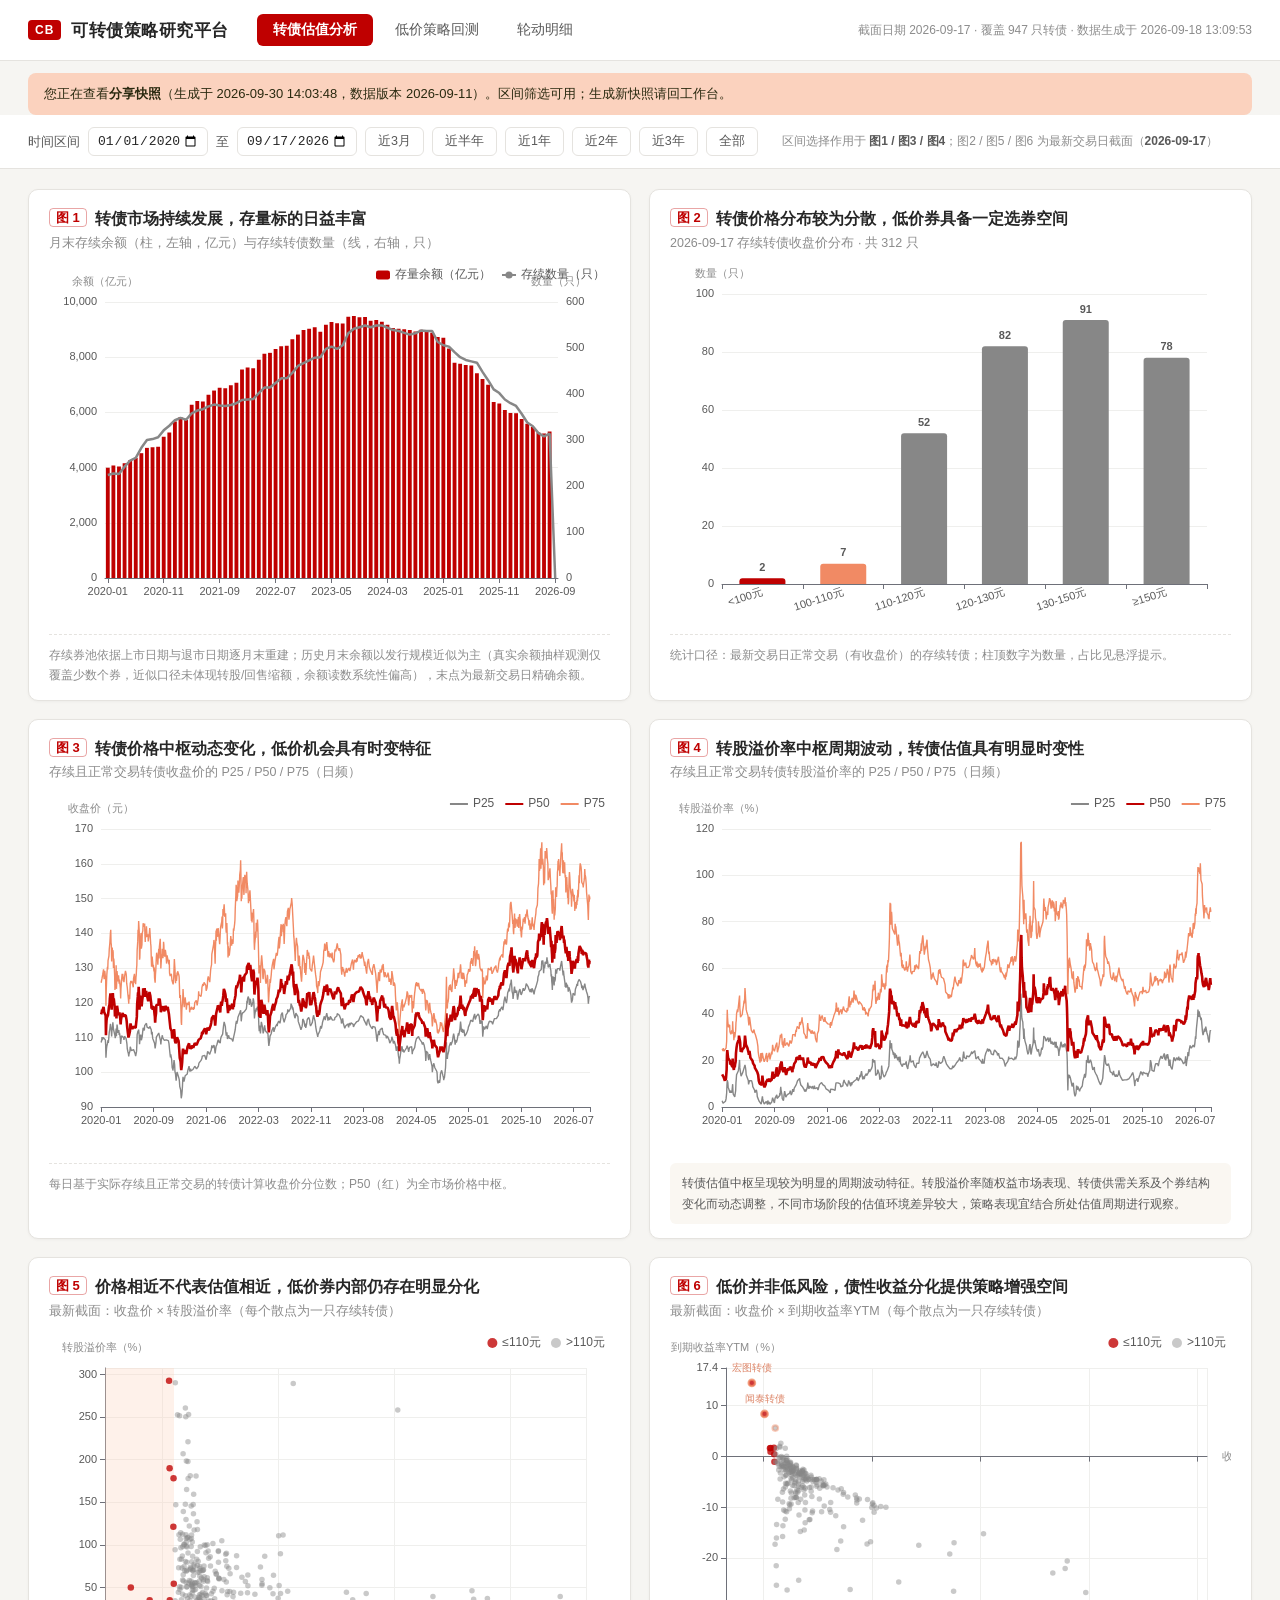
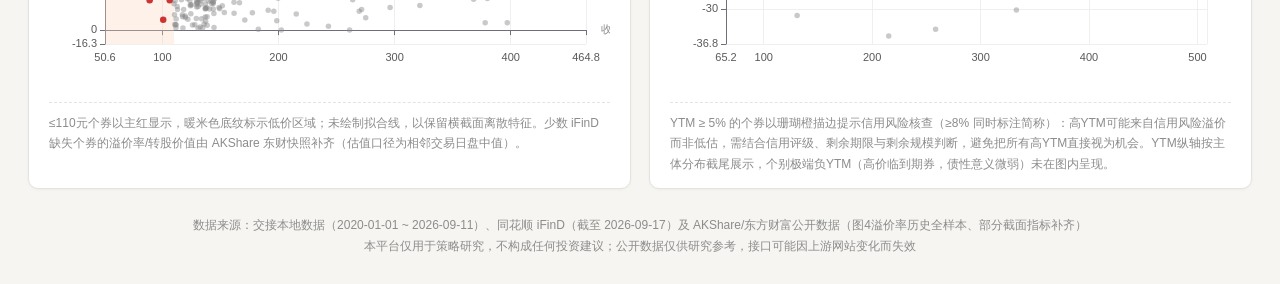
<file: index.html>
<!DOCTYPE html>
<html lang="zh-CN">
<head>
<meta charset="UTF-8">
<meta name="viewport" content="width=device-width, initial-scale=1.0">
<title>可转债策略研究平台 · 转债估值分析</title>
<link rel="stylesheet" href="css/style.css">
</head>
<body>
<header class="topbar">
  <div class="brand"><span class="brand-mark">CB</span>可转债策略研究平台</div>
  <nav class="tabs">
    <button class="tab active" type="button" onclick="location.href='index.html'">转债估值分析</button>
    <button class="tab" type="button" onclick="location.href='backtest.html'">低价策略回测</button>
    <button class="tab" type="button" onclick="location.href='rotations.html'">轮动明细</button>
  </nav>
  <div class="meta" id="metaInfo">数据加载中…</div>
</header>

<section class="controls">
  <div class="range-picker">
    <label for="startDate">时间区间</label>
    <input type="date" id="startDate" min="2020-01-01">
    <span>至</span>
    <input type="date" id="endDate" min="2020-01-01">
    <button class="preset" type="button" data-days="92">近3月</button>
    <button class="preset" type="button" data-days="183">近半年</button>
    <button class="preset" type="button" data-days="365">近1年</button>
    <button class="preset" type="button" data-days="730">近2年</button>
    <button class="preset" type="button" data-days="1095">近3年</button>
    <button class="preset" type="button" data-days="0">全部</button>
  </div>
  <div class="hint">区间选择作用于 <b>图1 / 图3 / 图4</b>；图2 / 图5 / 图6 为最新交易日截面（<b id="snapDate">—</b>）</div>
</section>

<main class="chart-grid" id="chartGrid">

  <section class="card">
    <header>
      <h2><i>图 1</i>转债市场持续发展，存量标的日益丰富</h2>
      <p class="sub">月末存续余额（柱，左轴，亿元）与存续转债数量（线，右轴，只）</p>
    </header>
    <div class="chart" id="chart1"></div>
    <footer class="note">存续券池依据上市日期与退市日期逐月末重建；历史月末余额以发行规模近似为主（真实余额抽样观测仅覆盖少数个券，近似口径未体现转股/回售缩额，余额读数系统性偏高），末点为最新交易日精确余额。</footer>
  </section>

  <section class="card">
    <header>
      <h2><i>图 2</i>转债价格分布较为分散，低价券具备一定选券空间</h2>
      <p class="sub" id="chart2Sub">最新交易日存续转债收盘价分布</p>
    </header>
    <div class="chart" id="chart2"></div>
    <footer class="note">统计口径：最新交易日正常交易（有收盘价）的存续转债；柱顶数字为数量，占比见悬浮提示。</footer>
  </section>

  <section class="card">
    <header>
      <h2><i>图 3</i>转债价格中枢动态变化，低价机会具有时变特征</h2>
      <p class="sub">存续且正常交易转债收盘价的 P25 / P50 / P75（日频）</p>
    </header>
    <div class="chart" id="chart3"></div>
    <footer class="note">每日基于实际存续且正常交易的转债计算收盘价分位数；P50（红）为全市场价格中枢。</footer>
  </section>

  <section class="card">
    <header>
      <h2><i>图 4</i>转股溢价率中枢周期波动，转债估值具有明显时变性</h2>
      <p class="sub">存续且正常交易转债转股溢价率的 P25 / P50 / P75（日频）</p>
    </header>
    <div class="chart" id="chart4"></div>
    <footer class="note conclusion">转债估值中枢呈现较为明显的周期波动特征。转股溢价率随权益市场表现、转债供需关系及个券结构变化而动态调整，不同市场阶段的估值环境差异较大，策略表现宜结合所处估值周期进行观察。</footer>
  </section>

  <section class="card">
    <header>
      <h2><i>图 5</i>价格相近不代表估值相近，低价券内部仍存在明显分化</h2>
      <p class="sub">最新截面：收盘价 × 转股溢价率（每个散点为一只存续转债）</p>
    </header>
    <div class="chart" id="chart5"></div>
    <footer class="note">≤110元个券以主红显示，暖米色底纹标示低价区域；未绘制拟合线，以保留横截面离散特征。少数 iFinD 缺失个券的溢价率/转股价值由 AKShare 东财快照补齐（估值口径为相邻交易日盘中值）。</footer>
  </section>

  <section class="card">
    <header>
      <h2><i>图 6</i>低价并非低风险，债性收益分化提供策略增强空间</h2>
      <p class="sub">最新截面：收盘价 × 到期收益率YTM（每个散点为一只存续转债）</p>
    </header>
    <div class="chart" id="chart6"></div>
    <footer class="note">YTM ≥ 5% 的个券以珊瑚橙描边提示信用风险核查（≥8% 同时标注简称）：高YTM可能来自信用风险溢价而非低估，需结合信用评级、剩余期限与剩余规模判断，避免把所有高YTM直接视为机会。YTM纵轴按主体分布截尾展示，个别极端负YTM（高价临到期券，债性意义微弱）未在图内呈现。</footer>
  </section>

</main>

<footer class="pagefoot">
  数据来源：交接本地数据（2020-01-01 ~ 2026-09-11）、同花顺 iFinD（截至 <span class="snap">—</span>）及 AKShare/东方财富公开数据（图4溢价率历史全样本、部分截面指标补齐）<br>
  本平台仅用于策略研究，不构成任何投资建议；公开数据仅供研究参考，接口可能因上游网站变化而失效
</footer>

<script src="assets/echarts.min.js"></script>
<script src="js/modules/valuation.js"></script>
<script src="js/app.js"></script>
<script src="data/snapshot_data.js"></script>
</body>
</html>
</file>
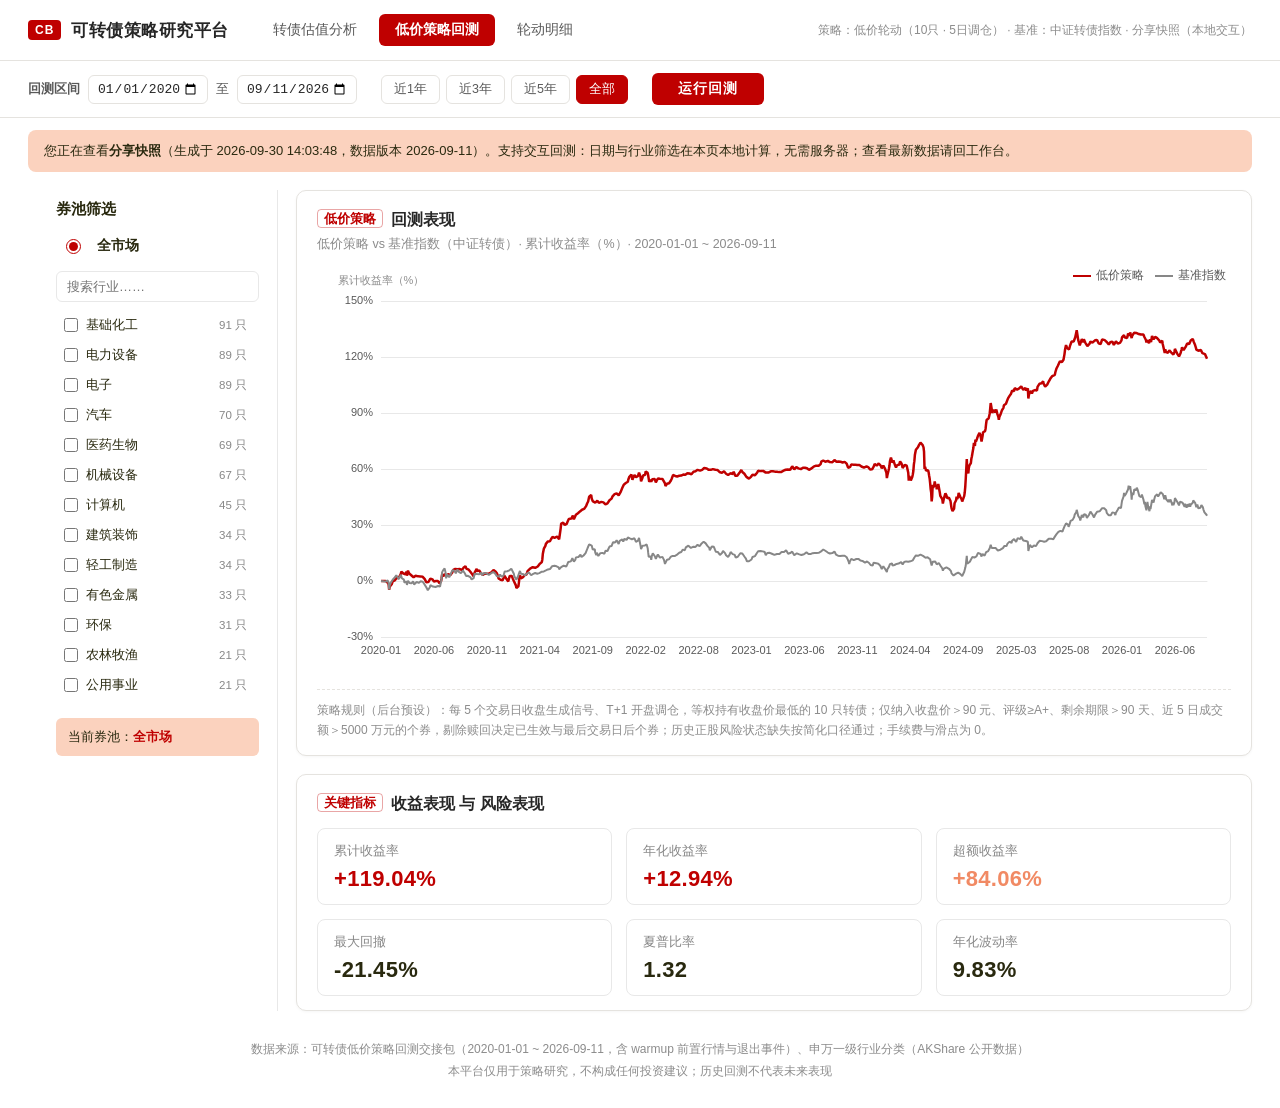
<file: backtest.html>
<!DOCTYPE html>
<html lang="zh-CN">
<head>
<meta charset="UTF-8">
<meta name="viewport" content="width=device-width, initial-scale=1.0">
<title>可转债策略研究平台 · 低价策略回测</title>
<link rel="stylesheet" href="css/style.css">
</head>
<body class="bt-body">
<header class="topbar">
  <div class="brand"><span class="brand-mark">CB</span>可转债策略研究平台</div>
  <nav class="tabs">
    <a class="tab" href="index.html">转债估值分析</a>
    <a class="tab active" href="backtest.html">低价策略回测</a>
    <a class="tab" href="rotations.html">轮动明细</a>
  </nav>
  <div class="meta" id="metaInfo">数据加载中…</div>
</header>

<section class="controls bt-controls">
  <div class="range-picker">
    <label for="btStart"><b>回测区间</b></label>
    <input type="date" id="btStart" min="2020-01-01" max="2026-09-11" value="2020-01-01">
    <span>至</span>
    <input type="date" id="btEnd" min="2020-01-01" max="2026-09-11" value="2026-09-11">
  </div>
  <div class="btn-group">
    <button class="preset" type="button" data-years="1">近1年</button>
    <button class="preset" type="button" data-years="3">近3年</button>
    <button class="preset" type="button" data-years="5">近5年</button>
    <button class="preset active" type="button" data-years="0">全部</button>
  </div>
  <button class="run-btn" id="runBtn" type="button">运行回测</button>
</section>

<main class="bt-layout">

  <aside class="pool-panel">
    <h3 class="pool-title">券池筛选</h3>
    <label class="all-market" id="allMarket">
      <input type="radio" name="poolmode" id="allMarketRadio" checked>
      <span class="dot"></span>全市场
    </label>
    <input type="text" class="ind-search" id="indSearch" placeholder="搜索行业……" autocomplete="off">
    <div class="ind-list" id="indList">
      <div class="ind-loading">行业数据加载中…</div>
    </div>
    <div class="pool-status" id="poolStatus">当前券池：全市场</div>
  </aside>

  <section class="bt-result">
    <div class="card chart-card">
      <header>
        <h2><i>低价策略</i>回测表现</h2>
        <p class="sub">低价策略 vs 基准指数（中证转债）· 累计收益率（%）· <span id="btRangeLabel">—</span></p>
      </header>
      <div class="chart" id="btChart"></div>
      <footer class="note">策略规则（后台预设）：每 5 个交易日收盘生成信号、T+1 开盘调仓，等权持有收盘价最低的 10 只转债；仅纳入收盘价＞90 元、评级≥A+、剩余期限＞90 天、近 5 日成交额＞5000 万元的个券，剔除赎回决定已生效与最后交易日后个券；历史正股风险状态缺失按简化口径通过；手续费与滑点为 0。</footer>
    </div>

    <div class="card metrics-card">
      <header>
        <h2><i>关键指标</i>收益表现 与 风险表现</h2>
      </header>
      <div class="metrics-grid">
        <div class="metric"><span class="m-name">累计收益率</span><span class="m-val pos" id="mCum">—</span></div>
        <div class="metric"><span class="m-name">年化收益率</span><span class="m-val pos" id="mAnn">—</span></div>
        <div class="metric"><span class="m-name">超额收益率</span><span class="m-val excess" id="mExc">—</span></div>
        <div class="metric"><span class="m-name">最大回撤</span><span class="m-val" id="mMdd">—</span></div>
        <div class="metric"><span class="m-name">夏普比率</span><span class="m-val" id="mSharpe">—</span></div>
        <div class="metric"><span class="m-name">年化波动率</span><span class="m-val" id="mVol">—</span></div>
      </div>
    </div>
  </section>

</main>

<footer class="pagefoot">
  数据来源：可转债低价策略回测交接包（2020-01-01 ~ 2026-09-11，含 warmup 前置行情与退出事件）、申万一级行业分类（AKShare 公开数据）<br>
  本平台仅用于策略研究，不构成任何投资建议；历史回测不代表未来表现
</footer>

<script src="assets/echarts.min.js"></script>
<script src="js/bt_engine.js"></script>
<script src="js/backtest.js"></script>
<script src="data/snapshot_data.js"></script>
</body>
</html>
</file>
<file: css/style.css>
/* 可转债策略研究平台 · 转债估值分析 */
:root {
  --red: #BF0000;
  --gray: #878787;
  --orange: #F18A64;
  --cream: #FBD2BE;
  --ink: #262626;
  --ink-2: #595959;
  --ink-3: #8C8C8C;
  --line: #E5E3DF;
  --bg: #F6F5F2;
  --card: #FFFFFF;
}

* { margin: 0; padding: 0; box-sizing: border-box; }

body {
  font-family: "PingFang SC", "Microsoft YaHei", "Segoe UI", sans-serif;
  background: var(--bg);
  color: var(--ink);
  min-height: 100vh;
  display: flex;
  flex-direction: column;
}

/* ---------- 顶栏 ---------- */
.topbar {
  display: flex;
  align-items: center;
  gap: 28px;
  padding: 14px 28px;
  background: #FFFFFF;
  border-bottom: 1px solid var(--line);
  position: sticky;
  top: 0;
  z-index: 10;
}
.brand {
  font-size: 17px;
  font-weight: 700;
  display: flex;
  align-items: center;
  gap: 10px;
  letter-spacing: 0.5px;
}
.brand-mark {
  background: var(--red);
  color: #fff;
  font-size: 12px;
  font-weight: 700;
  padding: 3px 7px;
  border-radius: 4px;
  letter-spacing: 1px;
}
.tabs { display: flex; gap: 6px; }
.tab {
  border: none;
  background: transparent;
  padding: 7px 16px;
  font-size: 14px;
  color: var(--ink-2);
  border-radius: 6px;
  cursor: pointer;
}
.tab.active { background: var(--red); color: #fff; font-weight: 600; }
.tab:disabled { color: #C4C4C4; cursor: not-allowed; }
.meta { margin-left: auto; font-size: 12px; color: var(--ink-3); }

/* ---------- 控制条 ---------- */
.controls {
  display: flex;
  align-items: center;
  flex-wrap: wrap;
  gap: 12px 24px;
  padding: 12px 28px;
  background: #FFFFFF;
  border-bottom: 1px solid var(--line);
}
.range-picker { display: flex; align-items: center; gap: 8px; font-size: 13px; color: var(--ink-2); }
.range-picker input[type="date"] {
  border: 1px solid var(--line);
  border-radius: 6px;
  padding: 5px 8px;
  font-size: 13px;
  color: var(--ink);
  background: #fff;
}
.preset {
  border: 1px solid var(--line);
  background: #fff;
  border-radius: 6px;
  padding: 5px 12px;
  font-size: 12.5px;
  color: var(--ink-2);
  cursor: pointer;
}
.preset:hover { border-color: var(--red); color: var(--red); }
.preset.active { background: var(--red); border-color: var(--red); color: #fff; }
.hint { font-size: 12px; color: var(--ink-3); }
.hint b { color: var(--ink-2); font-weight: 600; }

/* ---------- 图表网格：两列多行 ---------- */
.chart-grid {
  display: grid;
  grid-template-columns: repeat(2, minmax(0, 1fr));
  gap: 18px;
  padding: 20px 28px 8px;
  align-items: stretch;
}
@media (max-width: 980px) { .chart-grid { grid-template-columns: 1fr; } }

.card {
  background: var(--card);
  border: 1px solid var(--line);
  border-radius: 10px;
  padding: 18px 20px 14px;
  display: flex;
  flex-direction: column;
  box-shadow: 0 1px 3px rgba(0, 0, 0, 0.04);
}
.card header h2 { font-size: 15.5px; font-weight: 700; color: var(--ink); line-height: 1.4; }
.card header h2 i {
  font-style: normal;
  color: var(--red);
  font-weight: 800;
  margin-right: 8px;
  font-size: 13px;
  border: 1px solid rgba(191, 0, 0, 0.35);
  border-radius: 4px;
  padding: 1px 6px;
  vertical-align: 2px;
}
.card .sub { font-size: 12.5px; color: var(--ink-3); margin-top: 5px; }
.chart { width: 100%; height: 360px; margin-top: 12px; }
.card .note {
  margin-top: 10px;
  padding-top: 10px;
  border-top: 1px dashed var(--line);
  font-size: 12px;
  color: var(--ink-3);
  line-height: 1.7;
}
.card .note.conclusion { color: var(--ink-2); background: #FAF7F2; border-radius: 6px; padding: 10px 12px; border-top: none; }

/* ---------- 加载/错误 ---------- */
.loading, .error-box {
  grid-column: 1 / -1;
  text-align: center;
  padding: 80px 0;
  color: var(--ink-3);
  font-size: 14px;
}
.error-box code {
  display: block;
  margin-top: 14px;
  background: #F0F0EF;
  border-radius: 6px;
  padding: 12px 16px;
  font-size: 13px;
  color: var(--ink-2);
  text-align: left;
  width: fit-content;
  margin-left: auto;
  margin-right: auto;
}

/* ---------- 页脚 ---------- */
.pagefoot {
  padding: 18px 28px 26px;
  font-size: 12px;
  color: var(--ink-3);
  text-align: center;
  line-height: 1.8;
}

/* ================================================== 页面二：低价策略回测 */
.bt-body { background: #FFFFFF; }
.topbar a.tab { text-decoration: none; display: inline-block; }
.topbar a.tab:hover { color: var(--red); }

.bt-controls { justify-content: flex-start; }
.btn-group { display: flex; gap: 6px; }
.run-btn {
  background: var(--red);
  color: #fff;
  border: none;
  border-radius: 6px;
  padding: 7px 26px;
  font-size: 14px;
  font-weight: 600;
  cursor: pointer;
  letter-spacing: 1px;
}
.run-btn:hover:not(:disabled) { background: #980000; }
.run-btn:disabled { background: #E8E8E8; color: #878787; cursor: not-allowed; }

.bt-layout {
  display: grid;
  grid-template-columns: 250px minmax(0, 1fr);
  gap: 18px;
  padding: 18px 28px 10px;
  align-items: stretch;
}
@media (max-width: 980px) { .bt-layout { grid-template-columns: 1fr; } }

/* ----- 左：券池筛选 ----- */
.pool-panel {
  background: #FFFFFF;
  border-right: 1px solid #E8E8E8;
  padding: 4px 18px 14px 28px;
  display: flex;
  flex-direction: column;
  min-height: 62vh;
}
.pool-title { font-size: 15px; font-weight: 700; color: #29290F; padding: 6px 0 10px; }
.all-market {
  display: flex;
  align-items: center;
  gap: 8px;
  font-size: 14px;
  font-weight: 600;
  color: #29290F;
  padding: 8px 10px;
  border-radius: 6px;
  cursor: pointer;
}
.all-market:hover { background: #FBD2BE; }
.all-market input { accent-color: #BF0000; width: 15px; height: 15px; }
.ind-search {
  margin: 8px 0;
  border: 1px solid #E8E8E8;
  border-radius: 6px;
  padding: 7px 10px;
  font-size: 13px;
  color: #29290F;
  outline: none;
}
.ind-search:focus { border-color: #BF0000; }
.ind-list { flex: 1; overflow-y: auto; max-height: 44vh; padding-right: 4px; }
.ind-loading { font-size: 12.5px; color: #878787; padding: 14px 6px; }
.ind-item {
  display: flex;
  align-items: center;
  gap: 8px;
  font-size: 13px;
  color: #29290F;
  padding: 6px 8px;
  border-radius: 6px;
  cursor: pointer;
  user-select: none;
}
.ind-item:hover { background: #FBD2BE; }
.ind-item input { accent-color: #BF0000; width: 14px; height: 14px; flex: none; }
.ind-item span { flex: 1; }
.ind-item em { font-style: normal; font-size: 11.5px; color: #878787; }
.pool-status {
  margin-top: 12px;
  background: #FBD2BE;
  border-radius: 6px;
  padding: 9px 12px;
  font-size: 12.5px;
  color: #29290F;
  line-height: 1.6;
  word-break: break-all;
}
.pool-status b { color: #BF0000; font-weight: 600; }

/* ----- 右：回测结果 ----- */
.bt-result { display: flex; flex-direction: column; gap: 18px; min-width: 0; }
.bt-result .chart-card { flex: 1; }
.bt-result .chart { height: 46vh; min-height: 330px; }
.metrics-card header { margin-bottom: 4px; }
.metrics-grid {
  display: grid;
  grid-template-columns: repeat(3, minmax(0, 1fr));
  gap: 14px;
  margin-top: 10px;
}
@media (max-width: 980px) { .metrics-grid { grid-template-columns: repeat(2, 1fr); } }
.metric {
  border: 1px solid #E8E8E8;
  border-radius: 8px;
  padding: 14px 16px 12px;
  display: flex;
  flex-direction: column;
  gap: 6px;
  background: #FFFFFF;
}
.metric .m-name { font-size: 12.5px; color: #878787; }
.metric .m-val { font-size: 22px; font-weight: 700; letter-spacing: 0.3px; color: #29290F; }
.metric .m-val.pos { color: #BF0000; }
.metric .m-val.excess { color: #F18A64; }

/* ================================================== 页面三：轮动明细 */
.rot-controls { gap: 12px 18px; }
.rot-search {
  border: 1px solid #E8E8E8;
  border-radius: 6px;
  padding: 6px 12px;
  font-size: 13px;
  color: #29290F;
  outline: none;
  width: 200px;
}
.rot-search:focus { border-color: #BF0000; }
.preset.view-btn.active, .rot-controls .preset.active { background: #FCEAEA; border-color: #BF0000; color: #BF0000; }

.snap-banner {
  margin: 12px 28px 0;
  background: #FBD2BE;
  border-radius: 8px;
  padding: 10px 16px;
  font-size: 13px;
  color: #29290F;
  line-height: 1.7;
}
.snap-banner .ver-new { color: #BF0000; }

.rot-main { display: flex; flex-direction: column; gap: 16px; padding: 16px 28px 10px; }
.rot-summary { padding: 14px 18px; display: flex; flex-wrap: wrap; gap: 10px 22px; }
.s-chip { font-size: 13px; color: #878787; }
.s-chip b { color: #29290F; font-size: 15px; margin-right: 3px; }
.s-chip b.pos { color: #BF0000; }
.s-chip b.neg { color: #29290F; }

.rot-groups { display: flex; flex-direction: column; gap: 16px; }
.rot-card { padding: 14px 18px 12px; }
.rot-head { display: flex; align-items: baseline; gap: 14px; flex-wrap: wrap; margin-bottom: 4px; }
.rot-head h2 { font-size: 15.5px; font-weight: 700; color: #29290F; }
.rot-sub { font-size: 12.5px; color: #878787; }
.rot-pnl { margin-left: auto; font-size: 13px; font-weight: 600; }
.rot-pnl.pos { color: #BF0000; }
.rot-pnl.neg { color: #29290F; }
.rot-sec-t { font-size: 12.5px; color: #BF0000; font-weight: 600; margin: 10px 0 6px; }

.rot-table { width: 100%; border-collapse: collapse; font-size: 12.5px; color: #29290F; }
.rot-table th {
  background: #FAFAF8;
  color: #878787;
  font-weight: 600;
  text-align: left;
  padding: 7px 10px;
  border-bottom: 1px solid #E8E8E8;
  white-space: nowrap;
}
.rot-table th.sortable { cursor: pointer; user-select: none; }
.rot-table th.sortable:hover { color: #BF0000; }
.rot-table td { padding: 6px 10px; border-bottom: 1px solid #F0F0EE; white-space: nowrap; }
.rot-table tbody tr:hover { background: #FDF3EA; }
.t-name { font-weight: 600; }
.t-note { color: #878787; font-size: 12px; }
.dir { display: inline-block; border-radius: 4px; padding: 1px 7px; font-size: 11.5px; }
.dir-in { background: #FCEAEA; color: #BF0000; }
.dir-out { background: #F0F0EF; color: #878787; }
td.pos { color: #BF0000; }
td.neg { color: #29290F; }
.tw-scroll { overflow-x: auto; margin-top: 8px; }
.empty-tip { text-align: center; color: #878787; padding: 60px 0; font-size: 14px; }

.holding-card header { margin-bottom: 2px; }

/* 分享弹层 */
.share-layer { position: fixed; inset: 0; z-index: 100; }
.share-mask { position: absolute; inset: 0; background: rgba(41, 41, 15, 0.35); }
.share-pop {
  position: absolute; left: 50%; top: 50%; transform: translate(-50%, -50%);
  background: #FFFFFF; border-radius: 10px; padding: 22px 26px; width: 560px;
  max-width: 92vw; box-shadow: 0 8px 30px rgba(0, 0, 0, 0.18);
  font-size: 13px; color: #29290F; line-height: 1.9;
}
.share-pop h3 { font-size: 16px; margin-bottom: 8px; }
.share-url {
  background: #FAFAF8; border: 1px solid #E8E8E8; border-radius: 6px;
  padding: 8px 12px; word-break: break-all; color: #BF0000; font-weight: 600;
}
.share-note { color: #878787; font-size: 12px; }
.share-note code { background: #FAFAF8; padding: 2px 6px; border-radius: 4px; }
.share-btns { display: flex; gap: 10px; margin-top: 14px; justify-content: flex-end; }
.share-btns button {
  border: none; border-radius: 6px; padding: 7px 18px; font-size: 13px; cursor: pointer;
}
.share-btns button:first-child { background: #BF0000; color: #fff; }
.share-btns button:last-child { background: #F0F0EF; color: #878787; }
</file>
